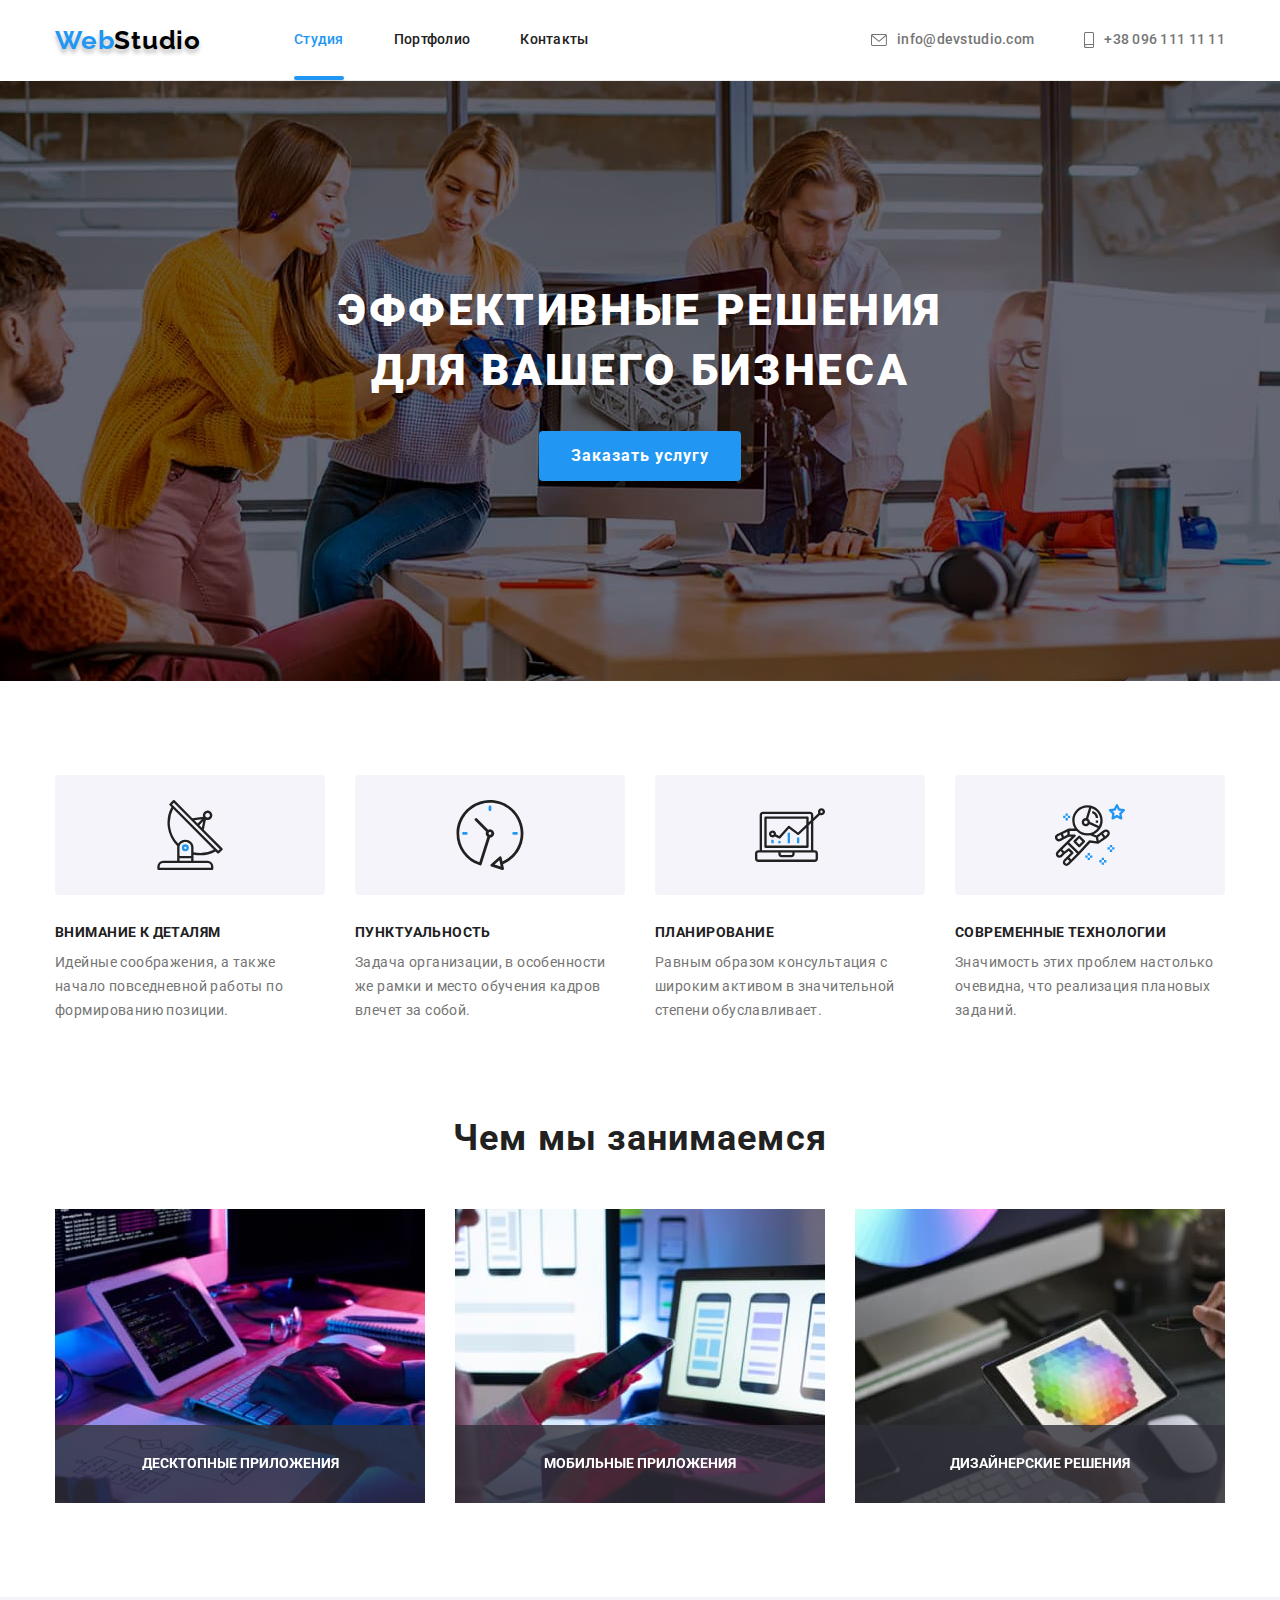
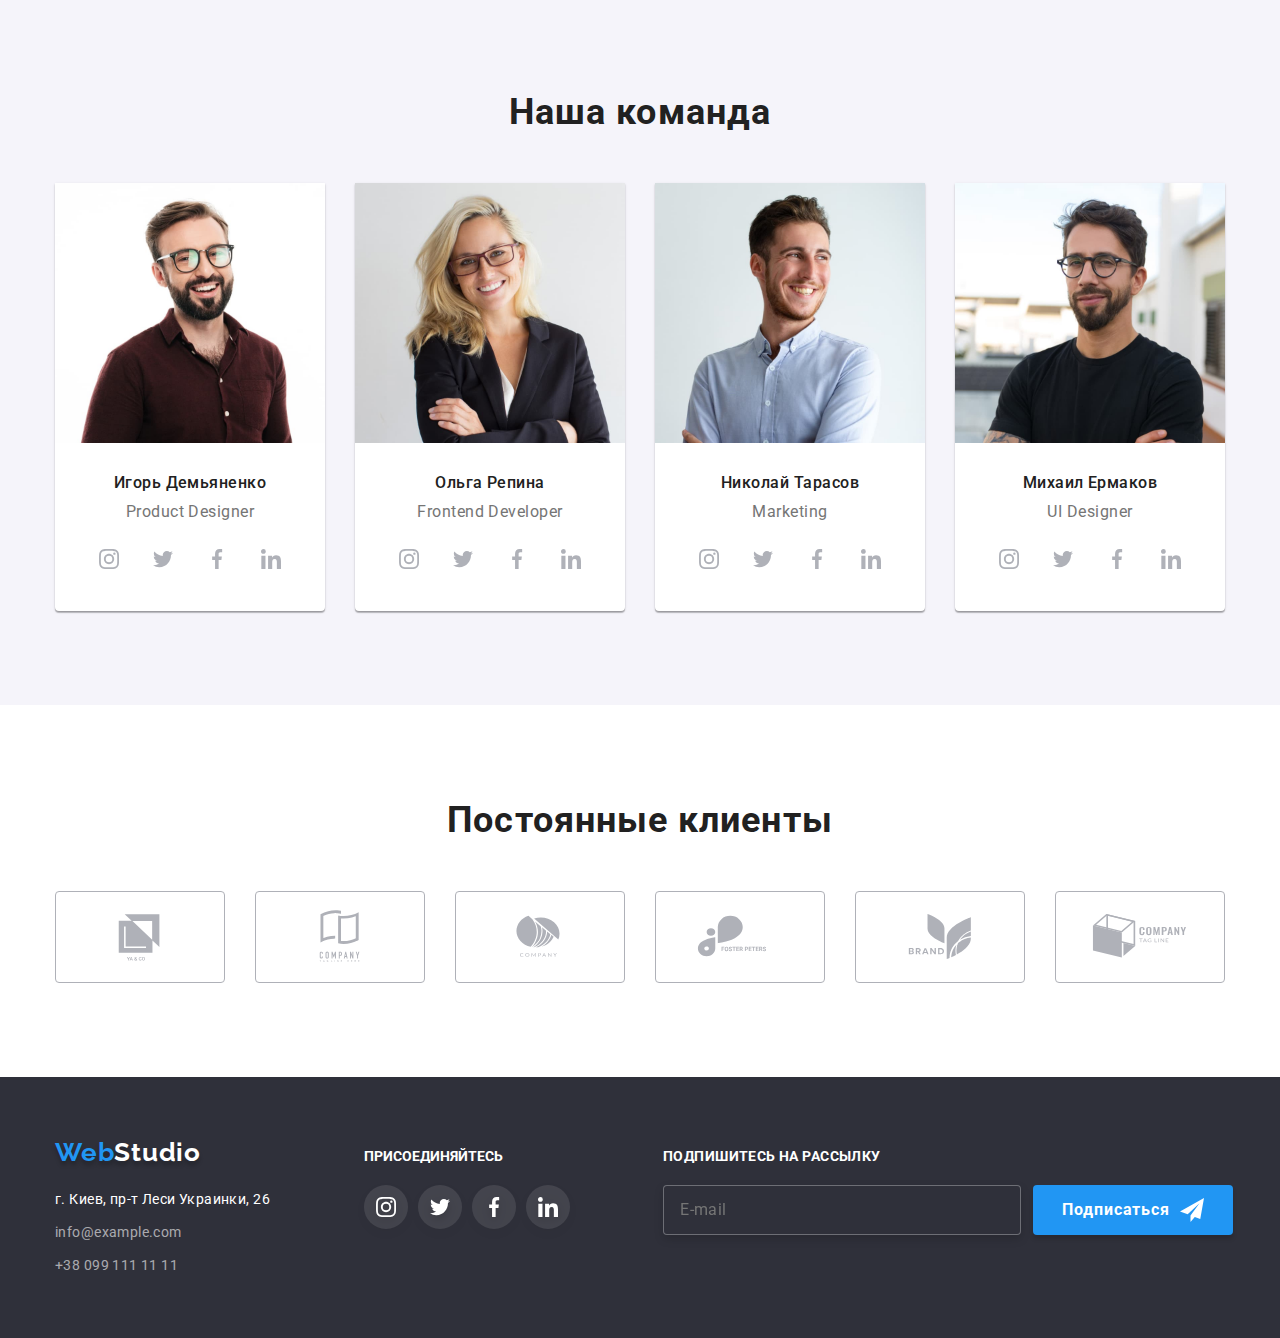
<file: index.html>
<!DOCTYPE html>
<html lang="ru">
	<head>
		<meta charset="UTF-8" />
		<meta http-equiv="X-UA-Compatible" content="IE=edge" />
		<meta name="viewport" content="width=device-width, initial-scale=1.0" />
		<title>WebStudio</title>
		<!-- fonts-start-->
		<link rel="preconnect" href="https://fonts.googleapis.com" />
		<link rel="preconnect" href="https://fonts.gstatic.com" crossorigin />
		<link
			href="https://fonts.googleapis.com/css2?family=Raleway:wght@700&family=Roboto:wght@400;500;700;900&display=swap"
			rel="stylesheet"
		/>
		<!-- fonts-end-->
		<!-- normalize -->
		<link
			rel="stylesheet"
			href="https://cdnjs.cloudflare.com/ajax/libs/modern-normalize/1.1.0/modern-normalize.min.css"
		/>
		<!-- costum-styles-start -->
		<link rel="stylesheet" href="./css/styles.css" />
		<!-- costum-styles-end -->
	</head>
	<body>
		<!-- header-->
		<header>
			<div class="container header-container">
				<a class="header-logo" href="./index.html" lang="en">
					Web
					<span class="logo">Studio</span>
				</a>
				<nav class="header-nav">
					<ul class="header list">
						<li class="header-list">
							<a class="header-link link current" href="./index.html">Студия</a>
						</li>
						<li class="header-list">
							<a class="header-link link" href="./portfolio.html">Портфолио</a>
						</li>
						<li class="header-list">
							<a class="header-link link" href="">Контакты</a>
						</li>
					</ul>
				</nav>

				<!--contact-->
				<ul class="list">
					<li class="contact-item">
						<a class="contact-link link" href="mailto:info@devstudio.com">
							<svg class="link-icon" width="16" height="12">
								<use href="./images/icons.svg#icon-envelope"></use>
							</svg>
							info@devstudio.com
						</a>
					</li>
					<li class="contact-item">
						<a class="contact-link link" href="tel:+380961111111">
							<svg class="link-icon" width="10" height="16">
								<use href="./images/icons.svg#icon-smartphone"></use>
							</svg>
							+38 096 111 11 11
						</a>
					</li>
				</ul>
			</div>
		</header>

		<main>
			<!-- hero -->
			<section class="hero">
				<div class="hero-img">
					<div class="container">
						<h1 class="headline">Эффективные решения для вашего бизнеса</h1>
						<button class="button-hero" type="button" data-modal-open>Заказать услугу</button>
					</div>
					<div class="backdrop is-hidden" data-modal>
						<div class="modal">
							<button class="close-button" data-modal-close>
								<svg width="18px" height="18px">
									<use href="./images/icons.svg#icon-close"></use>
								</svg>
							</button>
							<div class="modal-box">
								<strong class="modal-title">Оставьте свои данные, мы вам перезвоним</strong>
								<form class="modal-form">
									<label class="modal-label-box">
										<span class="modal-label">Имя</span>
										<input type="text" name="name" class="modal-field" />
										<svg class="modal-icon" width="18" height="18">
											<use href="./images/icons.svg#icon-person-black"></use>
										</svg>
									</label>
									<label class="modal-label-box">
										<span class="modal-label">Телефон</span>
										<input type="text" name="tel" class="modal-field" />
										<svg class="modal-icon" width="18" height="18">
											<use href="./images/icons.svg#icon-phone-black"></use>
										</svg>
									</label>

									<label class="modal-label-box">
										<span class="modal-label">Почта</span>
										<input type="text" name="mail" class="modal-field" />
										<svg class="modal-icon" width="18" height="18">
											<use href="./images/icons.svg#icon-email-black"></use>
										</svg>
									</label>

									<label class="modal-label-box">
										<span class="modal-label">Комментарий</span>
										<textarea name="textarea" placeholder="Введите текст" class="modal-comment"></textarea>
									</label>

									<label class="checkbox">
										<input class="checkbox-input visually-hidden" type="checkbox" name="checkbox" value="accept" />
										<svg width="11" height="8" class="checkbox-icon">
											<use href="./images/icons.svg#icon-check"></use>
										</svg>
										Соглашаюсь с рассылкой и принимаю&nbsp;
										<a href="#">Условия договора</a>
									</label>
									<button class="modal-btn">Отправить</button>
								</form>
							</div>
						</div>
					</div>
				</div>
			</section>

			<!-- peculiarities -->
			<section class="padding">
				<div class="container container-peculiarities">
					<h2 hidden>Особенности нашей компании</h2>
					<ul class="peculiarities list">
						<li class="item">
							<div class="peculiarities-bgr-icon">
								<svg class="peculiarities-icon" width="70" height="70">
									<use href="./images/icons.svg#icon-antenna"></use>
								</svg>
							</div>
							<h3 class="peculiarities-title">Внимание к деталям</h3>
							<p class="peculiarities-txt">
								Идейные соображения, а также начало повседневной работы по формированию позиции.
							</p>
						</li>
						<li class="item">
							<div class="peculiarities-bgr-icon">
								<svg class="peculiarities-icon" width="70" height="70">
									<use href="./images/icons.svg#icon-clock"></use>
								</svg>
							</div>
							<h3 class="peculiarities-title">Пунктуальность</h3>
							<p class="peculiarities-txt">
								Задача организации, в особенности же рамки и место обучения кадров влечет за собой.
							</p>
						</li>
						<li class="item">
							<div class="peculiarities-bgr-icon">
								<svg class="peculiarities-icon" width="70" height="70">
									<use href="./images/icons.svg#icon-diagram"></use>
								</svg>
							</div>
							<h3 class="peculiarities-title">Планирование</h3>
							<p class="peculiarities-txt">
								Равным образом консультация с широким активом в значительной степени обуславливает.
							</p>
						</li>
						<li class="item">
							<div class="peculiarities-bgr-icon">
								<svg class="peculiarities-icon" width="70" height="70">
									<use href="./images/icons.svg#icon-astronaut"></use>
								</svg>
							</div>
							<h3 class="peculiarities-title">Современные технологии</h3>
							<p class="peculiarities-txt">
								Значимость этих проблем настолько очевидна, что реализация плановых заданий.
							</p>
						</li>
					</ul>
				</div>
			</section>

			<!-- work -->
			<section class="work">
				<div class="container">
					<h2 class="section-title-txt">Чем мы занимаемся</h2>
					<ul class="list">
						<li class="item">
							<img src="./images/main/box1.jpg" alt="анализируем" width="370" height="294" />
							<p class="work-txt">Десктопные приложения</p>
						</li>
						<li class="item">
							<img src="./images/main/box2.jpg" alt="разрабатываем" width="370" height="294" />
							<p class="work-txt">Мобильные приложения</p>
						</li>
						<li class="item">
							<img src="./images/main/box3.jpg" alt="усовершенствуем" width="370" height="294" />
							<p class="work-txt">Дизайнерские решения</p>
						</li>
					</ul>
				</div>
			</section>

			<!-- team -->
			<section class="team padding">
				<div class="container">
					<h2 class="section-title-txt">Наша команда</h2>
					<ul class="list">
						<li class="team-txt">
							<img class="team-img" src="./images/main/1.jpg" alt="Игорь Демьяненко" width="270" height="260" />
							<div class="txt-pad">
								<h3 class="name-txt">Игорь Демьяненко</h3>
								<p lang="en" class="profession-txt">Product Designer</p>
								<ul class="list">
									<li class="margin-icon">
										<a class="social-icons" href="">
											<svg class="team-icon" width="20px" height="20px">
												<use href="./images/icons.svg#icon-instagram"></use>
											</svg>
										</a>
									</li>
									<li class="margin-icon">
										<a class="social-icons" href="">
											<svg class="team-icon" width="20px" height="20px">
												<use href="./images/icons.svg#icon-twitter"></use>
											</svg>
										</a>
									</li>
									<li class="margin-icon">
										<a class="social-icons" href="">
											<svg class="team-icon" width="20px" height="20px">
												<use href="./images/icons.svg#icon-facebook"></use>
											</svg>
										</a>
									</li>
									<li class="margin-icon">
										<a class="social-icons" href="">
											<svg class="team-icon" width="20px" height="20px">
												<use href="./images/icons.svg#icon-linkedin"></use>
											</svg>
										</a>
									</li>
								</ul>
							</div>
						</li>
						<li class="team-txt">
							<img class="team-img" src="./images/main/2.jpg" alt="Ольга Репина" width="270" height="260" />
							<div class="txt-pad">
								<h3 class="name-txt">Ольга Репина</h3>
								<p lang="en" class="profession-txt">Frontend Developer</p>
								<ul class="list">
									<li class="margin-icon">
										<a class="social-icons" href="">
											<svg class="team-icon" width="20px" height="20px">
												<use href="./images/icons.svg#icon-instagram"></use>
											</svg>
										</a>
									</li>
									<li class="margin-icon">
										<a class="social-icons" href="">
											<svg class="team-icon" width="20px" height="20px">
												<use href="./images/icons.svg#icon-twitter"></use>
											</svg>
										</a>
									</li>
									<li class="margin-icon">
										<a class="social-icons" href="">
											<svg class="team-icon" width="20px" height="20px">
												<use href="./images/icons.svg#icon-facebook"></use>
											</svg>
										</a>
									</li>
									<li class="margin-icon">
										<a class="social-icons" href="">
											<svg class="team-icon" width="20px" height="20px">
												<use href="./images/icons.svg#icon-linkedin"></use>
											</svg>
										</a>
									</li>
								</ul>
							</div>
						</li>
						<li class="team-txt">
							<img class="team-img" src="./images/main/3.jpg" alt="Николай Тарасов" width="270" height="260" />
							<div class="txt-pad">
								<h3 class="name-txt">Николай Тарасов</h3>
								<p lang="en" class="profession-txt">Marketing</p>
								<ul class="list">
									<li class="margin-icon">
										<a class="social-icons" href="">
											<svg class="team-icon" width="20px" height="20px">
												<use href="./images/icons.svg#icon-instagram"></use>
											</svg>
										</a>
									</li>
									<li class="margin-icon">
										<a class="social-icons" href="">
											<svg class="team-icon" width="20px" height="20px">
												<use href="./images/icons.svg#icon-twitter"></use>
											</svg>
										</a>
									</li>
									<li class="margin-icon">
										<a class="social-icons" href="">
											<svg class="team-icon" width="20px" height="20px">
												<use href="./images/icons.svg#icon-facebook"></use>
											</svg>
										</a>
									</li>
									<li class="margin-icon">
										<a class="social-icons" href="">
											<svg class="team-icon" width="20px" height="20px">
												<use href="./images/icons.svg#icon-linkedin"></use>
											</svg>
										</a>
									</li>
								</ul>
							</div>
						</li>
						<li class="team-txt">
							<img class="team-img" src="./images/main/4.jpg" alt="Михаил Ермаков" width="270" height="260" />
							<div class="txt-pad">
								<h3 class="name-txt">Михаил Ермаков</h3>
								<p lang="en" class="profession-txt">UI Designer</p>
								<ul class="list">
									<li class="margin-icon">
										<a class="social-icons" href="">
											<svg class="team-icon" width="20px" height="20px">
												<use href="./images/icons.svg#icon-instagram"></use>
											</svg>
										</a>
									</li>
									<li class="margin-icon">
										<a class="social-icons" href="">
											<svg class="team-icon" width="20px" height="20px">
												<use href="./images/icons.svg#icon-twitter"></use>
											</svg>
										</a>
									</li>
									<li class="margin-icon">
										<a class="social-icons" href="">
											<svg class="team-icon" width="20px" height="20px">
												<use href="./images/icons.svg#icon-facebook"></use>
											</svg>
										</a>
									</li>
									<li class="margin-icon">
										<a class="social-icons" href="">
											<svg class="team-icon" width="20px" height="20px">
												<use href="./images/icons.svg#icon-linkedin"></use>
											</svg>
										</a>
									</li>
								</ul>
							</div>
						</li>
					</ul>
				</div>
			</section>
			<!-- clients -->
			<section class="padding">
				<div class="container">
					<h2 class="section-title-txt">Постоянные клиенты</h2>
					<ul class="list client">
						<li class="client-list">
							<a class="client-link" href="">
								<svg width="106" height="60">
									<use class="client-group" href="./images/icons.svg#icon-group-1"></use>
								</svg>
							</a>
						</li>
						<li class="client-list">
							<a class="client-link" href="">
								<svg width="106" height="60">
									<use href="./images/icons.svg#icon-group-2"></use>
								</svg>
							</a>
						</li>
						<li class="client-list">
							<a class="client-link" href="">
								<svg width="106" height="60">
									<use href="./images/icons.svg#icon-group-3"></use>
								</svg>
							</a>
						</li>
						<li class="client-list">
							<a class="client-link" href="">
								<svg width="106" height="60">
									<use href="./images/icons.svg#icon-group-4"></use>
								</svg>
							</a>
						</li>
						<li class="client-list">
							<a class="client-link" href="">
								<svg width="106" height="60">
									<use href="./images/icons.svg#icon-group-5"></use>
								</svg>
							</a>
						</li>
						<li class="client-list">
							<a class="client-link" href="">
								<svg width="106" height="60">
									<use href="./images/icons.svg#icon-group-6"></use>
								</svg>
							</a>
						</li>
					</ul>
				</div>
			</section>
		</main>

		<!--footer-->
		<footer class="footer">
			<div class="container">
				<div>
					<a class="header-logo" href="./index.html" lang="en">
						Web
						<span class="footer-logo">Studio</span>
					</a>
					<h2 hidden>Контакты</h2>
					<address>
						<ul class="list">
							<li>
								<a
									class="footer-address link"
									href="https://goo.gl/maps/wxkbb35VSYqCrP139"
									target="_blank"
									rel="noopener noreferrer"
								>
									г. Киев, пр-т Леси Украинки, 26
								</a>
							</li>
							<li><a class="footer-contact link" href="mailto:info@example.com">info@example.com</a></li>
							<li><a class="footer-contact link" href="tel:+380991111111">+38 099 111 11 11</a></li>
						</ul>
					</address>
				</div>
				<div class="social-network">
					<p class="social-p">присоединяйтесь</p>
					<ul class="list">
						<li class="margin-icon-footer">
							<a class="social-icon" href="">
								<svg class="icon" width="20px" height="20px">
									<use href="./images/icons.svg#icon-instagram"></use>
								</svg>
							</a>
						</li>
						<li class="margin-icon-footer">
							<a class="social-icon" href="">
								<svg class="icon" width="20px" height="20px">
									<use href="./images/icons.svg#icon-twitter"></use>
								</svg>
							</a>
						</li>
						<li class="margin-icon-footer">
							<a class="social-icon" href="">
								<svg class="icon" width="20px" height="20px">
									<use href="./images/icons.svg#icon-facebook"></use>
								</svg>
							</a>
						</li>
						<li class="margin-icon-footer">
							<a class="social-icon" href="">
								<svg class="icon" width="20px" height="20px">
									<use href="./images/icons.svg#icon-linkedin"></use>
								</svg>
							</a>
						</li>
					</ul>
				</div>
				<form class="subscript">
					<label class="subscripy-box">
						<span class="subscript-title">Подпишитесь на рассылку</span>
						<input type="email" name="email" placeholder="E-mail" class="footer-mail" />
					</label>
					<button class="subscript-btn" type="submit">
						Подписаться
						<svg width="24" height="24" class="subscript-icon">
							<use href="./images/icons.svg#icon-icon-send"></use>
						</svg>
					</button>
				</form>
			</div>
		</footer>
		<script src="./js/modal.js"></script>
	</body>
</html>
</file>
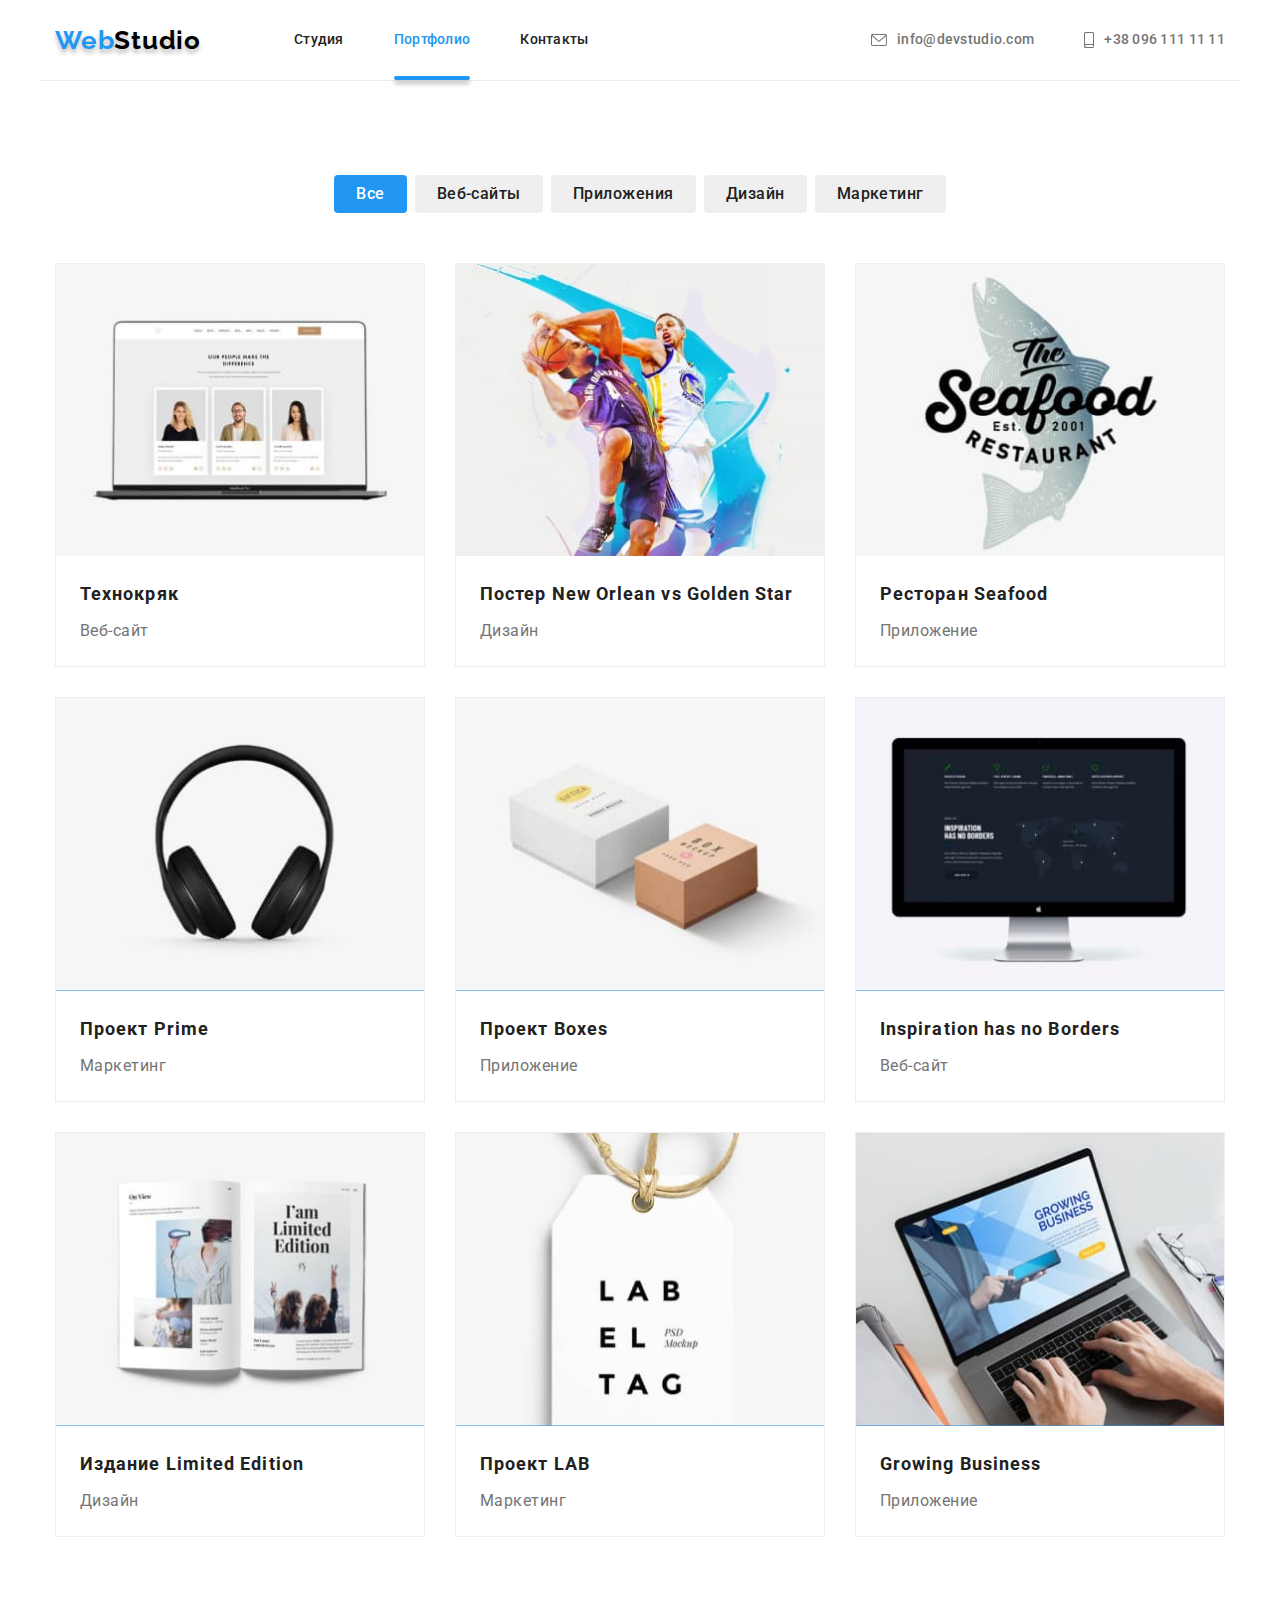
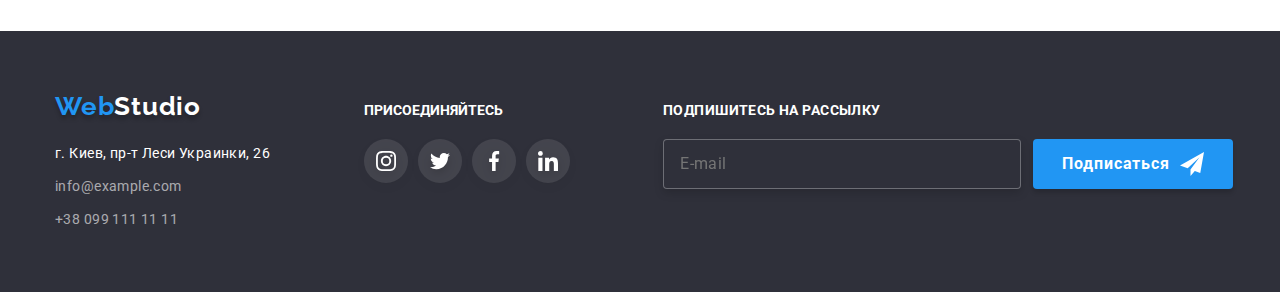
<file: portfolio.html>
<!DOCTYPE html>
<html lang="ru">
	<head>
		<meta charset="UTF-8" />
		<meta http-equiv="X-UA-Compatible" content="IE=edge" />
		<meta name="viewport" content="width=device-width, initial-scale=1.0" />
		<title>Portfolio</title>
		<!-- fonts-start-->
		<link rel="preconnect" href="https://fonts.googleapis.com" />
		<link rel="preconnect" href="https://fonts.gstatic.com" crossorigin />
		<link
			href="https://fonts.googleapis.com/css2?family=Raleway:wght@700&family=Roboto:wght@400;500;700;900&display=swap"
			rel="stylesheet"
		/>
		<!-- fonts-end-->
		<!-- normalize -->
		<link
			rel="stylesheet"
			href="https://cdnjs.cloudflare.com/ajax/libs/modern-normalize/1.1.0/modern-normalize.min.css"
		/>
		<!-- costum-styles-start -->
		<link rel="stylesheet" href="./css/styles.css" />
		<!-- costum-styles-end -->
	</head>
	<body>
		<!-- header-->
		<header>
			<div class="container header-container">
				<a class="header-logo" href="./index.html" lang="en">
					Web
					<span class="logo">Studio</span>
				</a>
				<nav class="header-nav">
					<ul class="header list">
						<li class="header-list">
							<a class="header-link link" href="./index.html">Студия</a>
						</li>
						<li class="header-list">
							<a class="header-link link current" href="./portfolio.html">Портфолио</a>
						</li>
						<li class="header-list">
							<a class="header-link link" href="">Контакты</a>
						</li>
					</ul>
				</nav>

				<!--contact-->
				<ul class="list">
					<li class="contact-item">
						<a class="contact-link link" href="mailto:info@devstudio.com">
							<svg class="link-icon" width="16" height="12">
								<use href="./images/icons.svg#icon-envelope"></use>
							</svg>
							info@devstudio.com
						</a>
					</li>
					<li class="contact-item">
						<a class="contact-link link" href="tel:+380961111111">
							<svg class="link-icon" width="10" height="16">
								<use href="./images/icons.svg#icon-smartphone"></use>
							</svg>
							+38 096 111 11 11
						</a>
					</li>
				</ul>
			</div>
		</header>
		<main>
			<!-- portfolio -->
			<section class="portfolio padding">
				<div class="container">
					<h1 hidden>Портфолио</h1>
					<ul class="list btn">
						<li><button type="button" class="portfolio-button current">Все</button></li>
						<li><button type="button" class="portfolio-button">Веб-сайты</button></li>
						<li><button type="button" class="portfolio-button">Приложения</button></li>
						<li><button type="button" class="portfolio-button">Дизайн</button></li>
						<li><button type="button" class="portfolio-button">Маркетинг</button></li>
					</ul>
					<ul class="list examples">
						<li class="example">
							<a href="" class="link">
								<div class="card-info"><img src="./images/portfolio/Tehnocryak.jpg" alt="Веб-сайт" /><p class="work-name-txt">
										Ресурс предлагает комплексные предложения с разным уровнем функционала и сервисов. Все это позволит посетителю получить исчерпывающие сведения о компании или частном лице.
									</p></div>
								<div class="desc">
									<h2 class="title-name">Технокряк</h2>
									<p class="work-name">Веб-сайт</p>
									
								</div>
							</a>
						</li>
						<li class="example">
							<a href="" class="link">
								<div class="card-info"><img src="./images/portfolio/Orlean-Golden.jpg" alt="Дизайн" /><p class="work-name-txt">
										Ресурс предлагает комплексные предложения с разным уровнем функционала и сервисов. Все это позволит посетителю получить исчерпывающие сведения о компании или частном лице.
									</p></div>
								<div class="desc">
									<h2 class="title-name">Постер New Orlean vs Golden Star</h2>
									<p class="work-name">Дизайн</p>
								</div>
							</a>
						</li>
						<li class="example">
							<a href="" class="link">
								<div class="card-info">
								<img src="./images/portfolio/Seafood.jpg" alt="Приложение" />
								<p class="work-name-txt">
										Ресурс предлагает комплексные предложения с разным уровнем функционала и сервисов. Все это позволит посетителю получить исчерпывающие сведения о компании или частном лице.
									</p></div>
								<div class="desc">
									<h2 class="title-name">Ресторан Seafood</h2>
									<p class="work-name">Приложение</p>
								</div>
							</a>
						</li>
						<li class="example">
							<a href="" class="link">
								<div class="card-info">
								<img src="./images/portfolio/Prime.jpg" alt="Маркетинг" />
								<p class="work-name-txt">
										Ресурс предлагает комплексные предложения с разным уровнем функционала и сервисов. Все это позволит посетителю получить исчерпывающие сведения о компании или частном лице.
									</p></div>
								<div class="desc">
									<h2 class="title-name">Проект Prime</h2>
									<p class="work-name">Маркетинг</p>
								</div>
							</a>
						</li>
						<li class="example">
							<a href="" class="link">
								<div class="card-info">
								<img src="./images/portfolio/Boxes.jpg" alt="Приложение" />
								<p class="work-name-txt">
										Ресурс предлагает комплексные предложения с разным уровнем функционала и сервисов. Все это позволит посетителю получить исчерпывающие сведения о компании или частном лице.
									</p></div>
								<div class="desc">
									<h2 class="title-name">Проект Boxes</h2>
									<p class="work-name">Приложение</p>
								</div>
							</a>
						</li>
						<li class="example">
							<a href="" class="link">
								<div class="card-info">
								<img src="./images/portfolio/Inspiration.jpg" alt="Веб-сайт" />
								<p class="work-name-txt">
										Ресурс предлагает комплексные предложения с разным уровнем функционала и сервисов. Все это позволит посетителю получить исчерпывающие сведения о компании или частном лице.
									</p></div>
								<div class="desc">
									<h2 class="title-name">Inspiration has no Borders</h2>
									<p class="work-name">Веб-сайт</p>
								</div>
							</a>
						</li>
						<li class="example">
							<a href="" class="link">
								<div class="card-info">
								<img src="./images/portfolio/Limited-Edition.jpg" alt="Дизайн" />
								<p class="work-name-txt">
										Ресурс предлагает комплексные предложения с разным уровнем функционала и сервисов. Все это позволит посетителю получить исчерпывающие сведения о компании или частном лице.
									</p></div>
								<div class="desc">
									<h2 class="title-name">Издание Limited Edition</h2>
									<p class="work-name">Дизайн</p>
								</div>
							</a>
						</li>
						<li class="example">
							<a href="" class="link">
								<div class="card-info">
								<img src="./images/portfolio/LAB.jpg" alt="Маркетинг" />
								<p class="work-name-txt">
										Ресурс предлагает комплексные предложения с разным уровнем функционала и сервисов. Все это позволит посетителю получить исчерпывающие сведения о компании или частном лице.
									</p></div>
								<div class="desc">
									<h2 class="title-name">Проект LAB</h2>
									<p class="work-name">Маркетинг</p>
								</div>
							</a>
						</li>
						<li class="example">
							<a href="" class="link">
								<div class="card-info">
								<img src="./images/portfolio/Growing.jpg" alt="Приложение" />
								<p class="work-name-txt">
										Ресурс предлагает комплексные предложения с разным уровнем функционала и сервисов. Все это позволит посетителю получить исчерпывающие сведения о компании или частном лице.
									</p></div>
								<div class="desc">
									<h2 class="title-name">Growing Business</h2>
									<p class="work-name">Приложение</p>
								</div>
							</a>
						</li>
					</ul>
				</div>
			</section>
		</main>

			<!--footer-->
		<footer class="footer">
			<div class="container">
				<div>
					<a class="header-logo" href="./index.html" lang="en">
						Web
						<span class="footer-logo">Studio</span>
					</a>
					<h2 hidden>Контакты</h2>
					<address>
						<ul class="list">
							<li>
								<a
									class="footer-address link"
									href="https://goo.gl/maps/wxkbb35VSYqCrP139"
									target="_blank"
									rel="noopener noreferrer"
								>
									г. Киев, пр-т Леси Украинки, 26
								</a>
							</li>
							<li><a class="footer-contact link" href="mailto:info@example.com">info@example.com</a></li>
							<li><a class="footer-contact link" href="tel:+380991111111">+38 099 111 11 11</a></li>
						</ul>
					</address>
				</div>
				<div class="social-network">
					<p class="social-p">присоединяйтесь</p>
					<ul class="list">
						<li class="margin-icon-footer">
							<a class="social-icon" href="">
								<svg class="icon" width="20px" height="20px">
									<use href="./images/icons.svg#icon-instagram"></use>
								</svg>
							</a>
						</li>
						<li class="margin-icon-footer">
							<a class="social-icon" href="">
								<svg class="icon" width="20px" height="20px">
									<use href="./images/icons.svg#icon-twitter"></use>
								</svg>
							</a>
						</li>
						<li class="margin-icon-footer">
							<a class="social-icon" href="">
								<svg class="icon" width="20px" height="20px">
									<use href="./images/icons.svg#icon-facebook"></use>
								</svg>
							</a>
						</li>
						<li class="margin-icon-footer">
							<a class="social-icon" href="">
								<svg class="icon" width="20px" height="20px">
									<use href="./images/icons.svg#icon-linkedin"></use>
								</svg>
							</a>
						</li>
					</ul>
				</div>
				<form class="subscript">
					<label class="subscripy-box">
						<span class="subscript-title">Подпишитесь на рассылку</span>
						<input type="email" name="email" placeholder="E-mail" class="footer-mail" />
					</label>
					<button class="subscript-btn" type="submit">
						Подписаться
						<svg width="24" height="24" class="subscript-icon">
							<use href="./images/icons.svg#icon-icon-send"></use>
						</svg>
					</button>
				</form>
			</div>
		</footer>
		<script src="./js/modal.js"></script>
	</body>
</html>
</file>
<file: css/styles.css>
:root {

    /* fonts */
--main-font: "Roboto";
--secondery-font:"Raleway";
    /* text-color */
--capital-letters-cl: #212121;
--accent-txt-cl: #757575;
--hover-txt-cl: #2196F3;
--secondary-txt-cl: #ffffff;
/* Icons */
--icon-cl: #AFB1B8;
--icon-bg-cl: #2196F3;
--icon-cl-footer: #ffffff;

--timing-function: cubic-bezier(0.4, 0, 0.2, 1) ;
    /* bg-colors */
--basic-bgc: #2F303A;
--additional-bgc: #188CE8;
    /* others */
}
::before,
::after{
    box-sizing: border-box;
}
body {
font-family: var(--main-font), sans-serif;
font-size: 14px;
line-height: 1.71;
color: var(--accent-txt-cl);
}
/* resets */
h1,h2,h3,h4,h5,p {
    margin: 0px;
}
img{
    display: block;
    max-width: 100%;
    height: auto;

}
/* container */
.container {
    width: 1200px;
    padding-left: 15px;
    padding-right: 15px;
    margin-left: auto;
    margin-right: auto;

}
/* logo-start */
.header-logo,
.logo {
display: flex;

font-family: var(--secondery-font);
font-weight: 700;
font-size: 26px;
line-height: 1.19;
letter-spacing: 0.03em;
color: var(--hover-txt-cl);
list-style: none;
text-decoration: none;
text-shadow: 0px 4px 4px rgba(0, 0, 0, 0.25);
}
.logo{
    font-family: var(--secondery-font), sans-serif;
    color: #000000;
}
.header-logo{
    margin-right: 93px;
}
/* logo-end */

/* common-styles-start */
.link{
    text-decoration: none;
}
.list{
    list-style: none;
    margin: 0px;
    padding: 0px;
}
.padding{
    padding: 94px 0;
}
/* common-styles-end */

/* header section */
.header-container{
    border-bottom:1px solid #ECECEC;
;}
.header-container,
.header-nav>.list,
.header-container>.list{
    display: flex;
    align-items: center;
}
.header-link::after {
    content: "";
    display: block;
    position: absolute;
    width: 100%;
    height: 4px;
    border-radius: 2px;
    left: 0;
    bottom: 0;
    box-shadow: 0px 4px 4px rgba(0, 0, 0, 0.25);

    background-color: var(--hover-txt-cl) ;
    opacity: 0;

}
.header-link.current::after{
    opacity: 1;
}
.header-nav .header-list:last-child{
    margin-right: 0px;
}
.header-list {
    margin-right: 50px;
}

.header-link{
    position: relative;
    display: block;
    padding-top: 32px;
    padding-bottom: 32px;

    font-weight: 500;
    line-height: 1.14;
    letter-spacing: 0.02em;
    color: var(--capital-letters-cl);
    transition: 250ms var(--timing-function);
}

.header-link:hover,
.header-link:focus,
.contact-link:hover,
.contact-link:focus
{
color:  var(--hover-txt-cl);
text-shadow: 0px 4px 4px rgba(0, 0, 0, 0.25);
transition: 250ms var(--timing-function);
}
.link.current{
    color: var(--hover-txt-cl)
}
.header-link,
.button-hero,
.portfolio-button{      
cursor: pointer;
}
/* contact */
.contact-link {
    display:flex;
    align-items: center;
    padding-top: 32px;
    padding-bottom: 32px;

    font-weight: 500;
    line-height: 1.14;
    letter-spacing: 0.02em;
    color: var(--accent-txt-cl);  
    transition: 250ms var(--timing-function);
}
.link-icon {
    margin-right: 10px;
    fill: currentColor;
}

.list .contact-item + .contact-item{
    margin-left: 50px;

}

.header-container>.list{
    margin-left: auto;
    
}


/* hero */

.hero-img{
    max-width: 1600px;
    max-height: 600px;
    margin-left: auto;
    margin-right: auto;
    padding: 200px 0;
    background-image: linear-gradient(
        to right,
        rgba(0, 0, 0, 0.25),
        rgba(0, 0, 0, 0.25)
        ),
        url(../images/hero.jpg);
    background-repeat: no-repeat;
    background-position: center;
    background-size: cover;

    

}

.hero{
    

    color: var(--secondary-txt-cl);
    background-color: var(--basic-bgc);
    text-align: center;
    
}

.headline{
margin: auto;
margin-bottom: 30px;
max-width: 650px;

font-weight: 900;
font-size: 44px;
line-height: 1.36;
letter-spacing: 0.06em;
text-transform: uppercase;

}
/* button */
.button-hero{
    padding: 10px 32px;
    border-radius: 4px;
    border: none;

    font-family: inherit;
    font-weight: 700;
    font-size: 16px;
    line-height: 1.88;
    letter-spacing: 0.06em;
    color: var(--secondary-txt-cl);
    background-color: var(--hover-txt-cl);
    transition: 250ms var(--timing-function);
}
.button-hero:hover,
.button-hero:focus{
background-color: var(--additional-bgc);
transition: 250ms var(--timing-function);
}

.backdrop{
position: fixed;
top: 0;
left: 0;
width: 100%;
height: 100%;
background: rgba(0, 0, 0, 0.2);
opacity: 1;
transition: opacity 250ms var(--timing-function), visibility 250ms var(--timing-function);
}
.backdrop.is-hidden{
opacity: 0;
pointer-events: none;
}
.backdrop.is-hidden .modal {
transform: translate(-50%, -50%) scale(0.9);
}
.modal{
display: flex;
position: absolute;
top: 50%;
left: 50%;
transform: translate(-50%, -50%) scale(1);
transition: transform 250ms var(--timing-function);
width: 528px;
height: 581px;
border-radius: 4px;
background: #FFFFFF;
box-shadow: 0px 1px 3px rgba(0, 0, 0, 0.12), 0px 1px 1px rgba(0, 0, 0, 0.14), 0px 2px 1px rgba(0, 0, 0, 0.2);

}
.close-button{
position: absolute;
top: 0;
right: 0;
display: flex;
justify-content: center;
align-items: center;
width: 30px;
height: 30px;
margin-top: 8px;
margin-right: 8px;
cursor: pointer;
border: 1px solid rgba(0, 0, 0, 0.1);
border-radius: 50%;
background-color: var(--secondary-txt-cl);
}
.close-button:focus,
.close-button:hover{
    fill: var(--icon-bg-cl);
    transition: 250ms var(--timing-function);
}
/* modal box */
.modal-title {
display: block;
margin-bottom: 30px;
font-weight: 700;
font-size: 20px;
line-height: 1.15;
color: var(--capital-letters-cl);
text-align: center;
}


.modal-box {
padding: 40px;
}
.modal-form{
display: flex;
flex-wrap: wrap;
}


.modal-label-box {
position: relative;
}

.modal-field {

display: block;
width: 448px;
height: 40px;
padding-left: 40px;
margin-bottom: 30px;

}

.modal-field,
.modal-comment {
border: 1px solid rgba(33, 33, 33, 0.2);
border-radius: 4px;
outline-width: 0;
transition: border-color 250ms var(--timing-function);
}


.modal-icon {
    position: absolute;
    top: 11px;
    left: 12px;
    --color1: currentColor;
    transition: fill 250ms var(--timing-function);
}

.modal-comment::placeholder {
    font-size: 12px;
    line-height: 1.16;
    letter-spacing: 0.01em;
    color: rgba(117, 117, 117, 0.5);
}

.modal-label-box:focus-within>.modal-icon {

    fill: var(--hover-txt-cl);
    transition: 250ms var(--timing-function);
}

.modal-label-box:focus-within>.modal-field,
.modal-label-box:focus-within>.modal-comment {
    border-color: var(--hover-txt-cl);
    transition: 250ms var(--timing-function);
}
.modal-btn {
    display: block;
    margin-left: auto;
    margin-right: auto;
    padding-top: 10px;
    padding-bottom: 10px;
    width: 200px;
    height: 50px;
    font-weight: 700;
    font-size: 16px;
    line-height: 1.88;
    letter-spacing: 0.06em;
    font-family: inherit;
    color: var(--secondary-txt-cl);
    background-color: var(--hover-txt-cl);
    cursor: pointer;
    border: none;
    border-radius: 4px;
    box-shadow: 0px 4px 4px rgb(0 0 0 / 15%);
    transition: background-color 250ms var(--timing-function);
}
.modal-btn:hover,
.modal-btn:focus {
    background-color: var(--additional-bgc);
    transition: 250ms var(--timing-function);
}

.modal-comment {
    display: block;
    width: 448px;
    height: 120px;
    resize: none;
    padding: 12px 16px;
    margin-bottom: 20px;
    font-size: 12px;
    line-height: 1.16;
    letter-spacing: 0.01em;
}

.checkbox {
    position: relative;
    display: flex;
    align-items: center;
    justify-content: center;
    margin-bottom: 30px;
    line-height: 1.71;
    font-family: var(--main-font), sans-serif;
    font-family: 'Roboto';
        font-style: normal;
        font-weight: 400;
        font-size: 14px;
        line-height: 1.71;
        letter-spacing: 0.03em;
        color:var(--accent-txt-cl) ;
}

.checkbox>a {
    text-underline-offset: 1px;
    color: var(--hover-txt-cl);
}

.checkbox-icon {
display: inline-block;
width: 16px;
height: 15px;
border: 2px solid var(--accent-txt-cl);
border-radius: 2px;
margin-right: 7px;
transition: 250ms var(--timing-function);
}

.checkbox-input:checked+.checkbox-icon {
    border-color: var(--additional-bgc);
    background-color: var(--additional-bgc);
}

.checkbox-input {
    display: block;
    position: relative;
}
.checkbox>svg>use{
    fill: var(--icon-cl-footer);
}

.modal-label {
    position: absolute;
    top: 0;
    left: 0;
    font-size: 12px;
    line-height: 1.16;
    letter-spacing: 0.01em;
    color: var(--accent-txt-cl);
    transform: translateY(-18px);

}
.visually-hidden {
    position: absolute;
    width: 1px;
    height: 1px;
    margin: -1px;
    border: 0;
    padding: 0;
    white-space: nowrap;
    clip-path: inset(100%);
    clip: rect(0 0 0 0);
    overflow: hidden;
}

/* peculiarities */
.peculiarities-bgr-icon{
    width: 270px;
    height: 120px;
    background: #F5F4FA;
    border-radius: 4px;
    display: flex;
    margin-bottom: 30px;
    justify-content: center;
    align-items: center;
}

.peculiarities{
    display: flex;
    justify-content: center;
}

.peculiarities .item:not(:last-child){
    margin-right: 30px;
}
.peculiarities-title{
margin-bottom: 10px;

font-weight: 700;
font-size: 14px;
line-height: 1.14;
letter-spacing: 0.03em;
text-transform: uppercase;
color:var(--capital-letters-cl);

}
.peculiarities-txt{
letter-spacing: 0.03em;
}


/* work */

.work{
    padding-bottom: 94px;
}
.work .list{
    display: flex;
}
.work .item{
width: calc(100%/3-60px);
margin-right: 30px;
position: relative;
}
.work-txt{
position: absolute;
text-align: center;
text-transform: uppercase;
font-weight: 700;
bottom: 0;
width: 100%;
padding: 27px 0;
color: rgba(255, 255, 255, 1);
background: rgba(47, 48, 58, 0.8);
}
.work .item:nth-child(3n){
    margin-right: 0px;
}
.work .section-title-txt{
    margin-bottom: 50px;
}
/* team */
.team{
    background-color: #F5F4FA;
}
.team .list{
    display: flex;
}
.txt-pad>.list{
    justify-content: center;
    margin: 0 32px;
}

.social-icons{
fill: currentColor;
width: 44px;
height: 44px;
border-radius: 50%;
display: inline-flex;
align-items: center;
justify-content: center;
fill: var(--icon-cl);
transition: 250ms var(--timing-function);
}
.social-icons:hover,
.social-icons:focus{
    fill: #FFFFFF;
    background-color: var(--icon-bg-cl);
    transition: 250ms var(--timing-function);
}
.margin-icon:not(:last-child) {
margin-right: 10px;
}
.team-txt:not(:last-child) {
margin-right: 30px;
}
.section-title-txt{
margin-bottom: 50px;

font-weight: 700;
font-size: 36px;
line-height: 1.17;
text-align: center;
letter-spacing: 0.03em;
color:var(--capital-letters-cl);
}

.team-txt{
background: #FFFFFF;
box-shadow: 0px 1px 3px rgba(0, 0, 0, 0.12), 0px 1px 1px rgba(0, 0, 0, 0.14), 0px 2px 1px rgba(0, 0, 0, 0.2);
border-radius: 0px 0px 4px 4px;
}
.name-txt{
    margin-bottom: 10px;

    font-weight: 500;
    font-size: 16px;
    line-height: 1.19;
    text-align: center;
    letter-spacing: 0.03em;
    color: var(--capital-letters-cl);
}
.profession-txt{
margin-bottom: 16px;
font-size: 16px;
line-height: 1.19;
text-align: center;
letter-spacing: 0.03em;

}
.txt-pad{
    padding: 30px 0;
}
/* client */

.client{
    display: flex;
    text-decoration: none;
}
.client-link{
display: flex;
align-items: center;
justify-content: center;
width: 170px;
height: 92px;
border-radius: 4px;
border: 1px solid var(--icon-cl);
fill: var(--icon-cl);
transition: 250ms var(--timing-function);
}
.client-link:hover,
.client-link:focus{
    fill: var(--icon-bg-cl);
    border: 1px solid var(--icon-bg-cl);
    transition: 250ms var(--timing-function);
}
.client-list:not(:last-child){
    margin-right: 30px;
}
/* footer start */
.footer{
padding: 60px 0;

}
.footer>.container{
display: flex;
}
.footer{
background-color: var(--basic-bgc);
}
.footer .header-logo{
margin-bottom: 20px;
}

.footer-logo{
font-family: 'Raleway';
font-weight: 700;
font-size: 26px;
line-height: 1.19;
letter-spacing: 0.03em;
color: var(--secondary-txt-cl);
}
.footer-address{
font-style: normal;
letter-spacing: 0.03em;
color: var(--secondary-txt-cl);
transition: 250ms var(--timing-function);

}
.footer-contact{
font-style: normal;
letter-spacing: 0.03em;
color: rgba(255, 255, 255, 0.6);
transition: 250ms var(--timing-function);

}
.footer address li:not(:last-child){
    margin-bottom: 9px;
}

.footer-address:hover,
.footer-address:focus,
.footer-contact:hover,
.footer-contact:focus{
color: var(--hover-txt-cl);
transition: 250ms var(--timing-function);
}
.social-network>.list{
display: flex;
}
.social-network{
    padding-top:12px;
    margin-left: 70px;
    align-items: center;
}

.social-p{
font-weight: 700;
line-height: 1.14;
text-transform: uppercase;
margin-bottom: 20px;
color: var(--secondary-txt-cl);
}

.social-icon{
    fill: currentColor;
    width: 44px;
    height: 44px;
    border-radius: 50%;
    display: inline-flex;
    align-items: center;
    justify-content: center;
    fill: var(--icon-cl-footer);
    transition: 250ms var(--timing-function);
    
}
.margin-icon-footer{
    border-radius: 50%;
    filter: drop-shadow(0px 4px 4px rgba(0, 0, 0, 0.25));
    background: rgba(255, 255, 255, 0.1);
}
.margin-icon-footer:not(:last-child){
    margin-right: 10px;
}
.social-icon:hover,
.social-icon:focus {
    fill: #FFFFFF;
    background-color: var(--icon-bg-cl);
    transition: 250ms var(--timing-function);
}
.subscript{
display: flex;
align-items: flex-start;
margin-left: 93px;
}
.subscript-box{
display: flex;
flex-direction: column;
}
.subscript-title{
display: block;
padding-bottom: 20px;
padding-top: 12px;
font-weight: 700;
font-size: 14px;
line-height: 1.14;
letter-spacing: 0.03em;
text-transform: uppercase;
color: var(--secondary-txt-cl);
}
.footer-mail{
height: 50px;
width: 358px;
padding-left: 16px;
padding-top: 15px;
padding-bottom: 15px;
font-size: 16px;
line-height: 1.25;
letter-spacing: 0.03em;
color: rgba(255, 255, 255, 0.6);
background-color: #2F303A;
border: 1px solid rgba(255, 255, 255, 0.3);
filter: drop-shadow(0px 4px 4px rgba(0, 0, 0, 0.15));
border-radius: 4px;
}
.subscript-btn{
display: flex;
justify-content: center;
align-items: center;
width: 200px;
margin-top: 48px;
margin-left: 12px;
padding-top: 10px;
padding-bottom: 10px;
font-weight: 700;
font-size: 16px;
line-height: 1.88;
letter-spacing: 0.06em;
font-family: inherit;
color: var(--secondary-txt-cl);
background-color: var(--hover-txt-cl);
cursor: pointer;
border: none;
border-radius: 4px;
box-shadow: 0px 4px 4px rgba(0, 0, 0, 0.15);
transition: background-color 250ms var(--timing-function);
}
.subscript-icon{
margin-left: 10px;
}
.subscript-btn:hover,
.subscript-btn:focus {
    background-color: var(--additional-bgc);
    transition: 250ms var(--timing-function);
}

/* footer end */

/* portfolio */
.portfolio .btn{
    display: flex;
    justify-content: center;
    margin-bottom: 20px;
    transition: 250ms var(--timing-function);
}

.portfolio .examples{
    display: flex;
    flex-wrap: wrap;
}
.portfolio .example{
    width: calc(100% / 3 - 20px);
    margin-right: 30px;
}
.portfolio .example:nth-child(3n){
    margin-right: 0;
}
.example{
    border: 1px solid #EEEEEE;
    margin-right: 30px;
}
.example:hover,
.example:focus{
    box-shadow: 0px 1px 1px rgba(0, 0, 0, 0.12), 0px 4px 4px rgba(0, 0, 0, 0.06), 1px 4px 6px rgba(0, 0, 0, 0.16);
    transition: 250ms var(--timing-function);
}
.example h2{
margin-bottom: 4px;
}
.example{
margin-top: 30px;
transition: 250ms var(--timing-function);

}
.card-info{
position: relative;
}
.card-info,
.desc{
    overflow: hidden;
}
.desc{
    padding: 20px 24px;
}
.example:nth-last-child(-n + 3) {
margin-bottom: 0;
}
.example:hover .work-name-txt{
    transform: translateY(0);
    transition: 250ms var(--timing-function);
}
/* portfolio-button */
.portfolio-button{
padding: 6px 22px;

font-family: inherit;
font-weight: 500;
font-size: 16px;
line-height: 1.6;
text-align: center;
letter-spacing: 0.03em;
color: var(--capital-letters-cl);
border: none;
border-radius: 4px; 
transition: 250ms var(--timing-function);
}


.btn li:not(:last-child){
    margin-right: 8px;
}

.portfolio-button:hover,
.portfolio-button:focus{
background-color: var(--hover-txt-cl);
color: var(--secondary-txt-cl);
box-shadow: 0px 3px 1px rgba(0, 0, 0, 0.1), 0px 1px 2px rgba(0, 0, 0, 0.08), 0px 2px 2px rgba(0, 0, 0, 0.12);
transition: 250ms var(--timing-function);
}

.portfolio-button.current{
background-color: var(--hover-txt-cl);
color: var(--secondary-txt-cl);
}
.title-name{
font-weight: 700;
font-size: 18px;
line-height: 2;
letter-spacing: 0.06em;
color: var(--capital-letters-cl);
}
.work-name{
font-size: 16px;
line-height: 1.9;
letter-spacing: 0.03em;
color: var(--accent-txt-cl);
}
.work-name-txt{
position: absolute;
display: inline-block;
bottom: 0;
left: 0;
width: 100%;
height: 100%;
font-size: 18px;
line-height: 1.58;
padding: 63px 24px;
letter-spacing: 0.03em;
color: var(--secondary-txt-cl);
text-shadow: 0px 4px 4px rgba(0, 0, 0, 0.25);
background-color: rgba(33, 150, 243, 0.9);


transform: translateY(100%);
transition: transform 250ms var(--timing-function);
}
</file>
